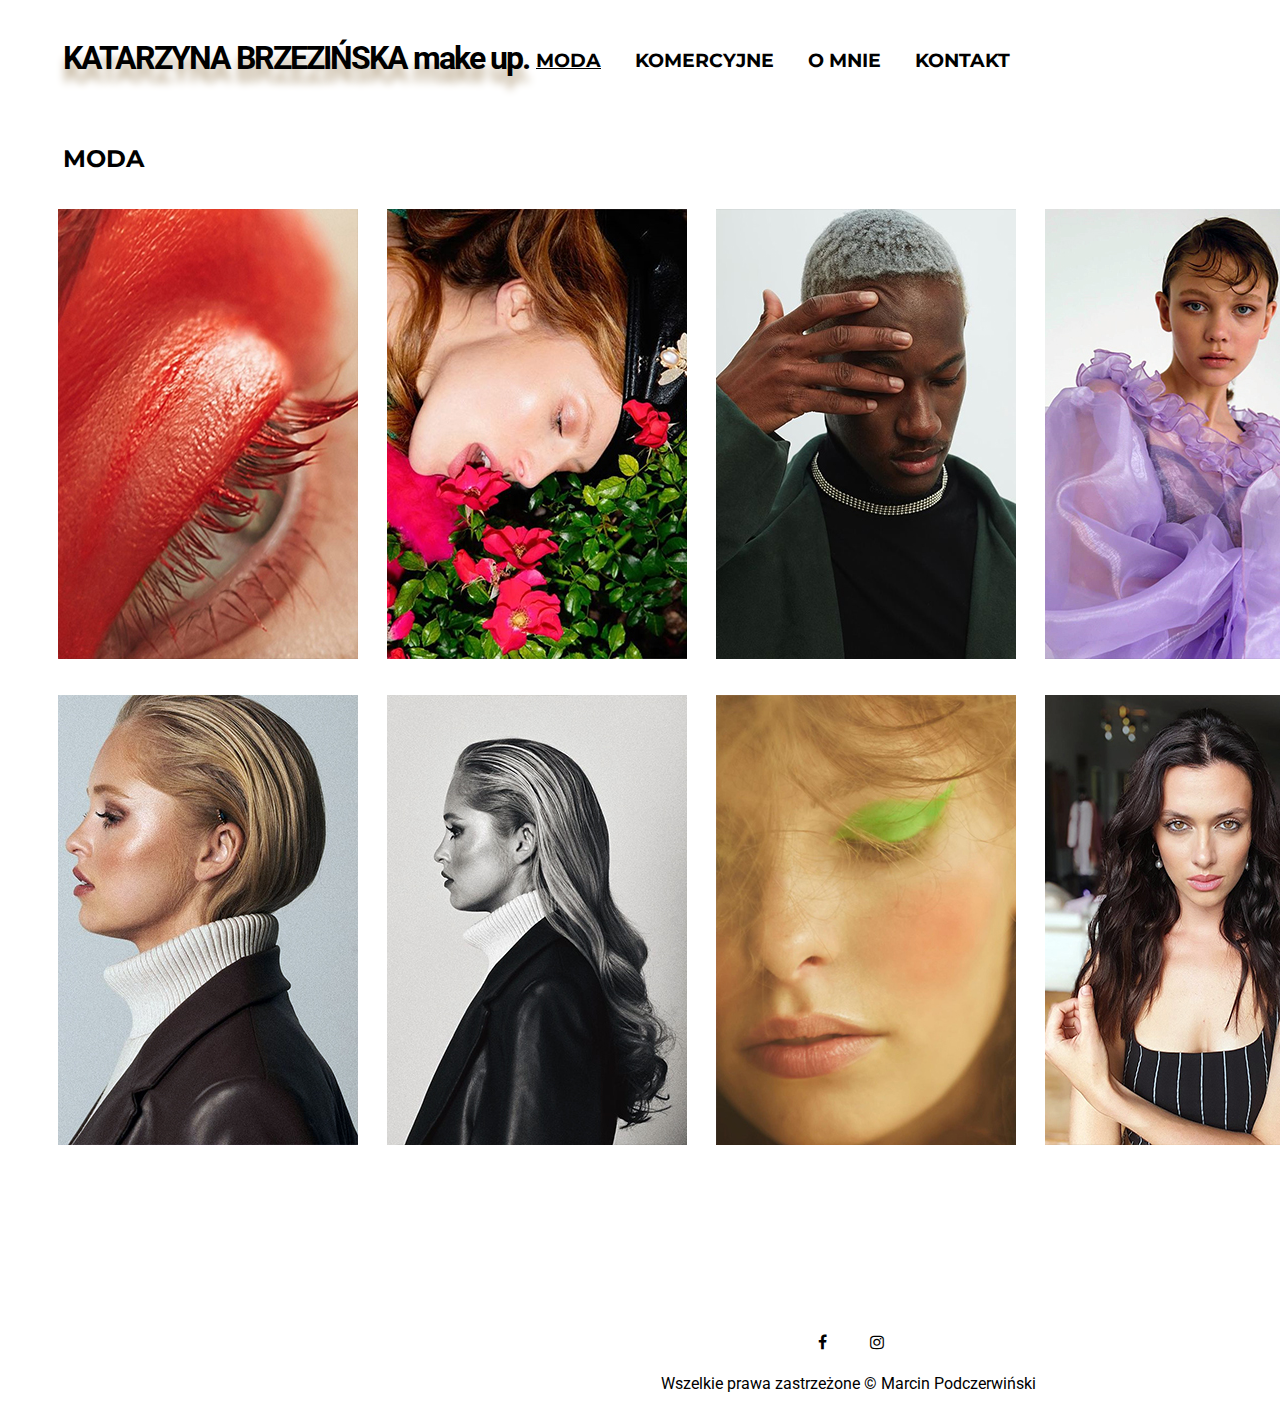
<file: index.html>
<!DOCTYPE html>
  <head>
    <title>Katarzyna Brzezińska Make Up</title>
    <link rel="icon" type="image/x-icon" href="./assets/favicon.ico" />
    <meta charset="utf-8" />
    <meta name="viewport" content="width=device-width, initial-scale=1" />
    <link rel="stylesheet" href="style.css">
    <link rel="preconnect" href="https://fonts.googleapis.com">
    <link rel="preconnect" href="https://fonts.gstatic.com" crossorigin>
    <link href="https://fonts.googleapis.com/css2?family=Montserrat&family=Roboto:wght@300&display=swap" rel="stylesheet"> 
    <link rel="stylesheet" href="https://cdnjs.cloudflare.com/ajax/libs/font-awesome/4.7.0/css/font-awesome.min.css"> 
  </head>

  <body>
  <div class="container">
      <header>
          <h1 class="logo">KATARZYNA BRZEZIŃSKA make up.</h1>
            <div class="menu">
                    <a href="index.html"><h3><u>MODA</u></h3></a>
                   <a href="comm.html"><h3>KOMERCYJNE</h3></a>
                    <a href="about.html"><h3>O MNIE</h3></a>
                    <a href="contact.html"><h3>KONTAKT</h3></a>
                </div>
        </header>

        <div class="content">
            <div class="main-content">
        <section>
            <h2 class="nag">MODA</h2>
            <figure>
                <img src="images/work-1.jpg">
            </figure>
            <figure>
                <img src="images/work-2.jpg">
            </figure>
            <figure>
                <img src="images/work-3.jpg">
            </figure>
            <figure>
                <img src="images/work-4.jpg">
            </figure>
            <figure>
                <img src="images/work-5.jpg">
            </figure>
            <figure>
                <img src="images/work-6.jpg">
            </figure>
            <figure>
                <img src="images/work-7.jpg">
            </figure>
            <figure>
                <img src="images/work-8.jpg">
            </figure>
            <figure>
                <img src="images/work-9.jpg">
            </figure>
            <figure>
                <img src="images/work-10.jpg">
            </figure>
    </section>
</div>

    <div class="sidebar">
        <aside>
            <h2>OSTATNIE</h2>
            <p>Fryzjerstwo to jeden z  najstarszych zawodów świata,
                jednocześnie bardzo pożądany po dziś dzień.
            </p>
        </aside>
    </div>

        </div>
        <footer>
            <a href="https://www.facebook.com/kaabrr" class="fa fa-facebook"></a>
            <a href="http://www.instagram.com/kasiabrzezinskamakeup" class="fa fa-instagram"></a>
            <br>
            <br>
            Wszelkie prawa zastrzeżone &copy Marcin Podczerwiński</footer>
  </body>
</html>
</file>
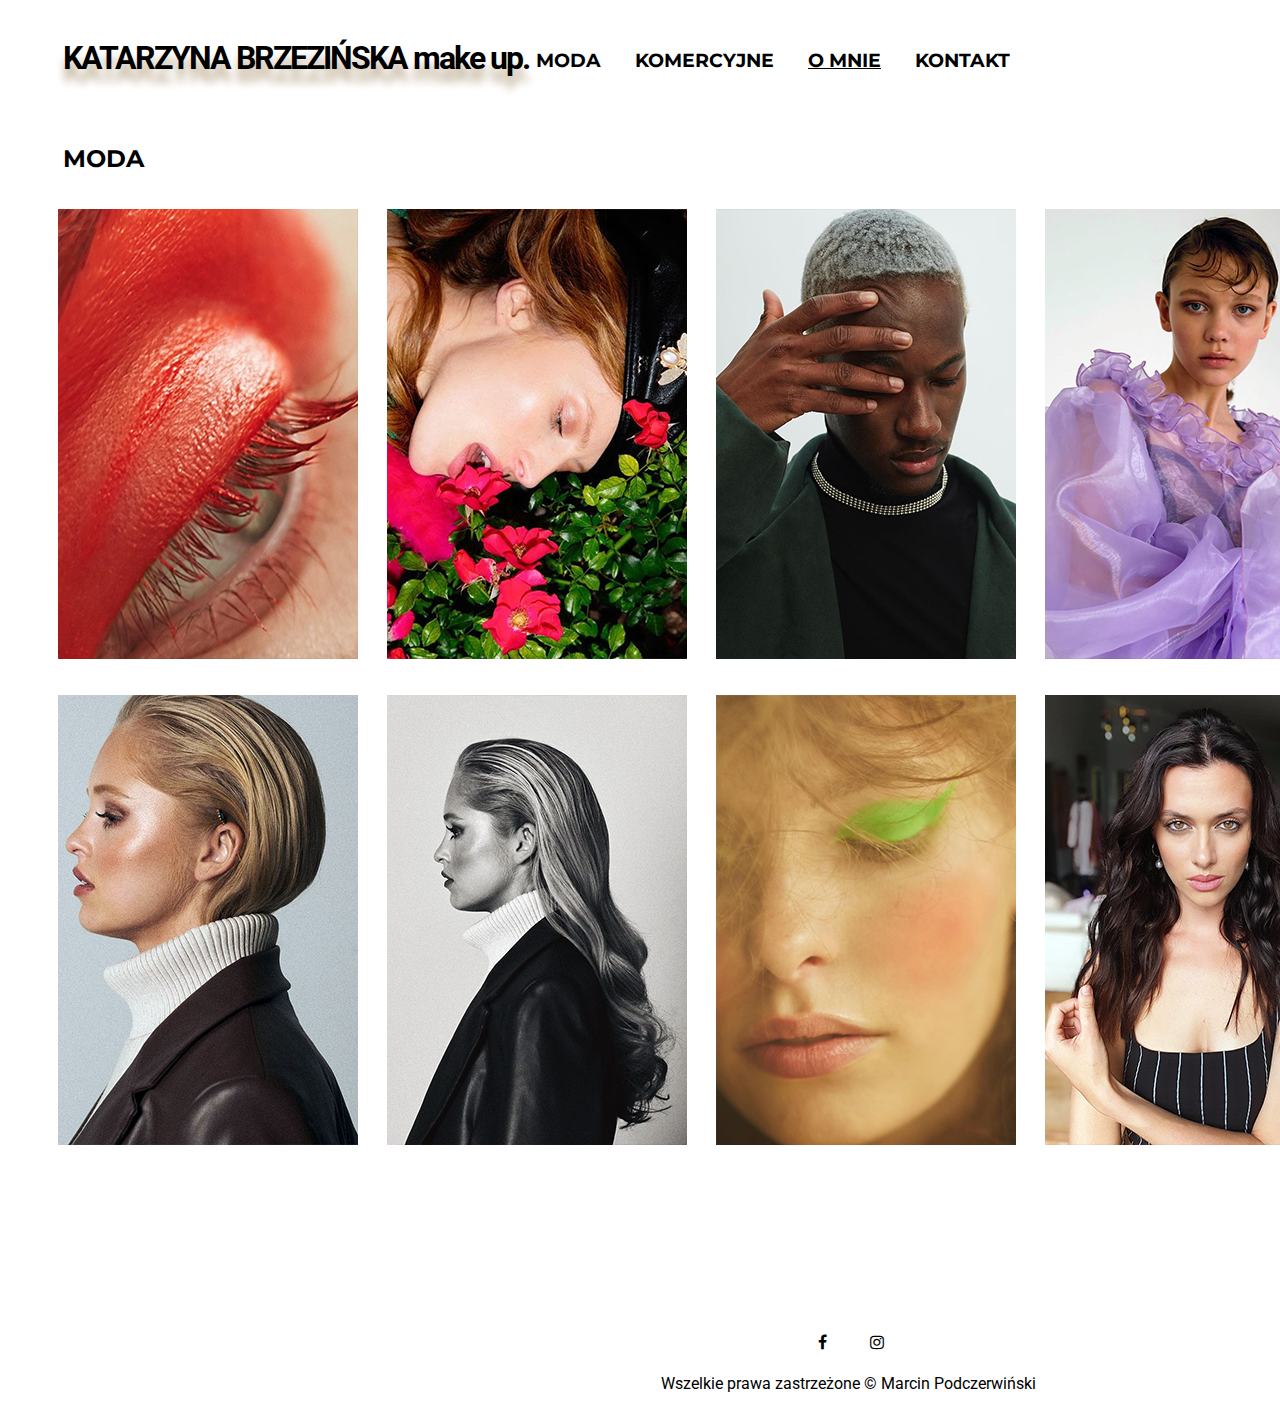
<file: about.html>
<!DOCTYPE html>
  <head>
    <title>Katarzyna Brzezińska Make Up</title>
    <link rel="icon" type="image/x-icon" href="./assets/favicon.ico" />
    <meta charset="utf-8" />
    <meta name="viewport" content="width=device-width, initial-scale=1" />
    <link rel="stylesheet" href="style.css">
    <link rel="preconnect" href="https://fonts.googleapis.com">
    <link rel="preconnect" href="https://fonts.gstatic.com" crossorigin>
    <link href="https://fonts.googleapis.com/css2?family=Montserrat&family=Roboto:wght@300&display=swap" rel="stylesheet"> 
    <link rel="stylesheet" href="https://cdnjs.cloudflare.com/ajax/libs/font-awesome/4.7.0/css/font-awesome.min.css"> 
  </head>

  <body>
  <div class="container">
      <header>
          <h1 class="logo">KATARZYNA BRZEZIŃSKA make up.</h1>
            <div class="menu">
                    <a href="index.html"><h3>MODA</h3></a>
                   <a href="comm.html"><h3>KOMERCYJNE</h3></a>
                    <a href="about.html"><h3><u>O MNIE</u></h3></a>
                    <a href="contact.html"><h3>KONTAKT</h3></a>
                </div>
        </header>

        <div class="content">
            <div class="main-content">
        <section>
            <h2 class="nag">MODA</h2>
            <figure>
                <img src="images/work-1.jpg">
            </figure>
            <figure>
                <img src="images/work-2.jpg">
            </figure>
            <figure>
                <img src="images/work-3.jpg">
            </figure>
            <figure>
                <img src="images/work-4.jpg">
            </figure>
            <figure>
                <img src="images/work-5.jpg">
            </figure>
            <figure>
                <img src="images/work-6.jpg">
            </figure>
            <figure>
                <img src="images/work-7.jpg">
            </figure>
            <figure>
                <img src="images/work-8.jpg">
            </figure>
            <figure>
                <img src="images/work-9.jpg">
            </figure>
            <figure>
                <img src="images/work-10.jpg">
            </figure>
    </section>
</div>

    <div class="sidebar">
        <aside>
            <h2>OSTATNIE</h2>
            <p>Fryzjerstwo to jeden z  najstarszych zawodów świata,
                jednocześnie bardzo pożądany po dziś dzień.
            </p>
        </aside>
    </div>

        </div>
        <footer>
            <a href="https://www.facebook.com/kaabrr" class="fa fa-facebook"></a>
            <a href="http://www.instagram.com/kasiabrzezinskamakeup" class="fa fa-instagram"></a>
            <br>
            <br>
            Wszelkie prawa zastrzeżone &copy Marcin Podczerwiński</footer>
  </body>
</html>
</file>
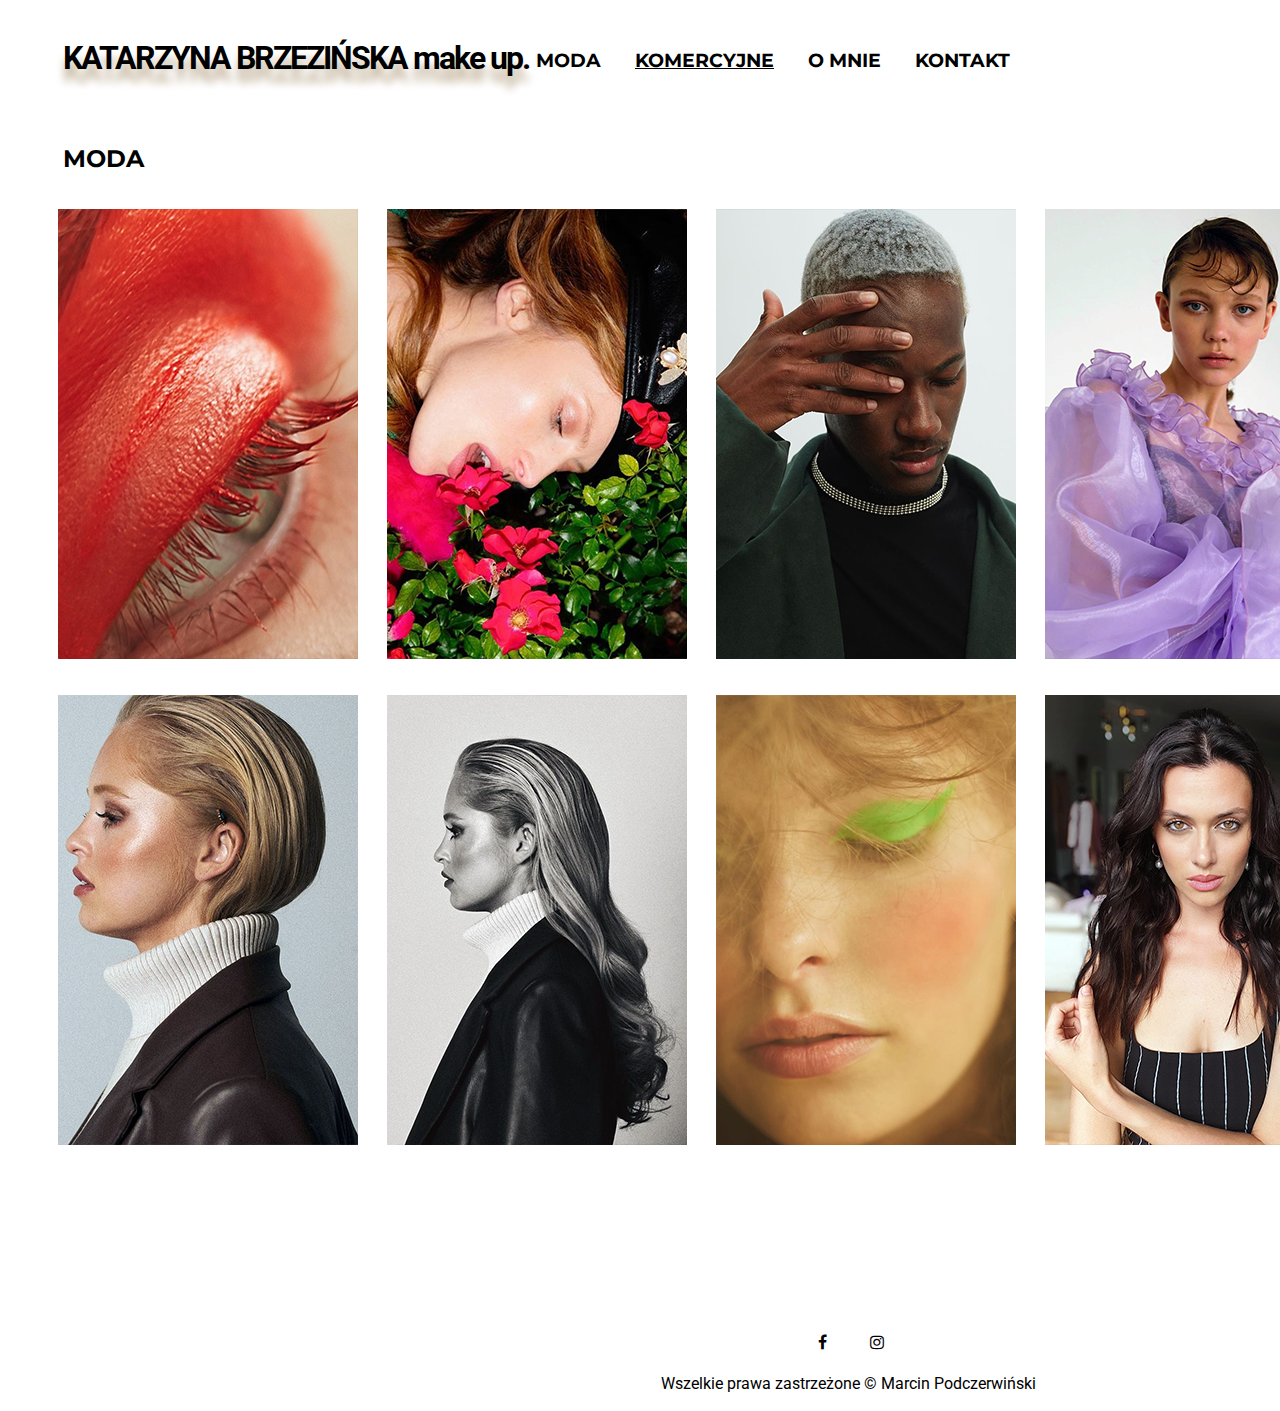
<file: comm.html>
<!DOCTYPE html>
  <head>
    <title>Katarzyna Brzezińska Make Up</title>
    <link rel="icon" type="image/x-icon" href="./assets/favicon.ico" />
    <meta charset="utf-8" />
    <meta name="viewport" content="width=device-width, initial-scale=1" />
    <link rel="stylesheet" href="style.css">
    <link rel="preconnect" href="https://fonts.googleapis.com">
    <link rel="preconnect" href="https://fonts.gstatic.com" crossorigin>
    <link href="https://fonts.googleapis.com/css2?family=Montserrat&family=Roboto:wght@300&display=swap" rel="stylesheet"> 
    <link rel="stylesheet" href="https://cdnjs.cloudflare.com/ajax/libs/font-awesome/4.7.0/css/font-awesome.min.css"> 
  </head>

  <body>
  <div class="container">
      <header>
          <h1 class="logo">KATARZYNA BRZEZIŃSKA make up.</h1>
            <div class="menu">
                    <a href="index.html"><h3>MODA</h3></a>
                   <a href="comm.html"><h3><u>KOMERCYJNE</u></h3></a>
                    <a href="about.html"><h3>O MNIE</h3></a>
                    <a href="contact.html"><h3>KONTAKT</h3></a>
                </div>
        </header>

        <div class="content">
            <div class="main-content">
        <section>
            <h2 class="nag">MODA</h2>
            <figure>
                <img src="images/work-1.jpg">
            </figure>
            <figure>
                <img src="images/work-2.jpg">
            </figure>
            <figure>
                <img src="images/work-3.jpg">
            </figure>
            <figure>
                <img src="images/work-4.jpg">
            </figure>
            <figure>
                <img src="images/work-5.jpg">
            </figure>
            <figure>
                <img src="images/work-6.jpg">
            </figure>
            <figure>
                <img src="images/work-7.jpg">
            </figure>
            <figure>
                <img src="images/work-8.jpg">
            </figure>
            <figure>
                <img src="images/work-9.jpg">
            </figure>
            <figure>
                <img src="images/work-10.jpg">
            </figure>
    </section>
</div>

    <div class="sidebar">
        <aside>
            <h2>OSTATNIE</h2>
            <p>Fryzjerstwo to jeden z  najstarszych zawodów świata,
                jednocześnie bardzo pożądany po dziś dzień.
            </p>
        </aside>
    </div>

        </div>
        <footer>
            <a href="https://www.facebook.com/kaabrr" class="fa fa-facebook"></a>
            <a href="http://www.instagram.com/kasiabrzezinskamakeup" class="fa fa-instagram"></a>
            <br>
            <br>
            Wszelkie prawa zastrzeżone &copy Marcin Podczerwiński</footer>
  </body>
</html>
</file>
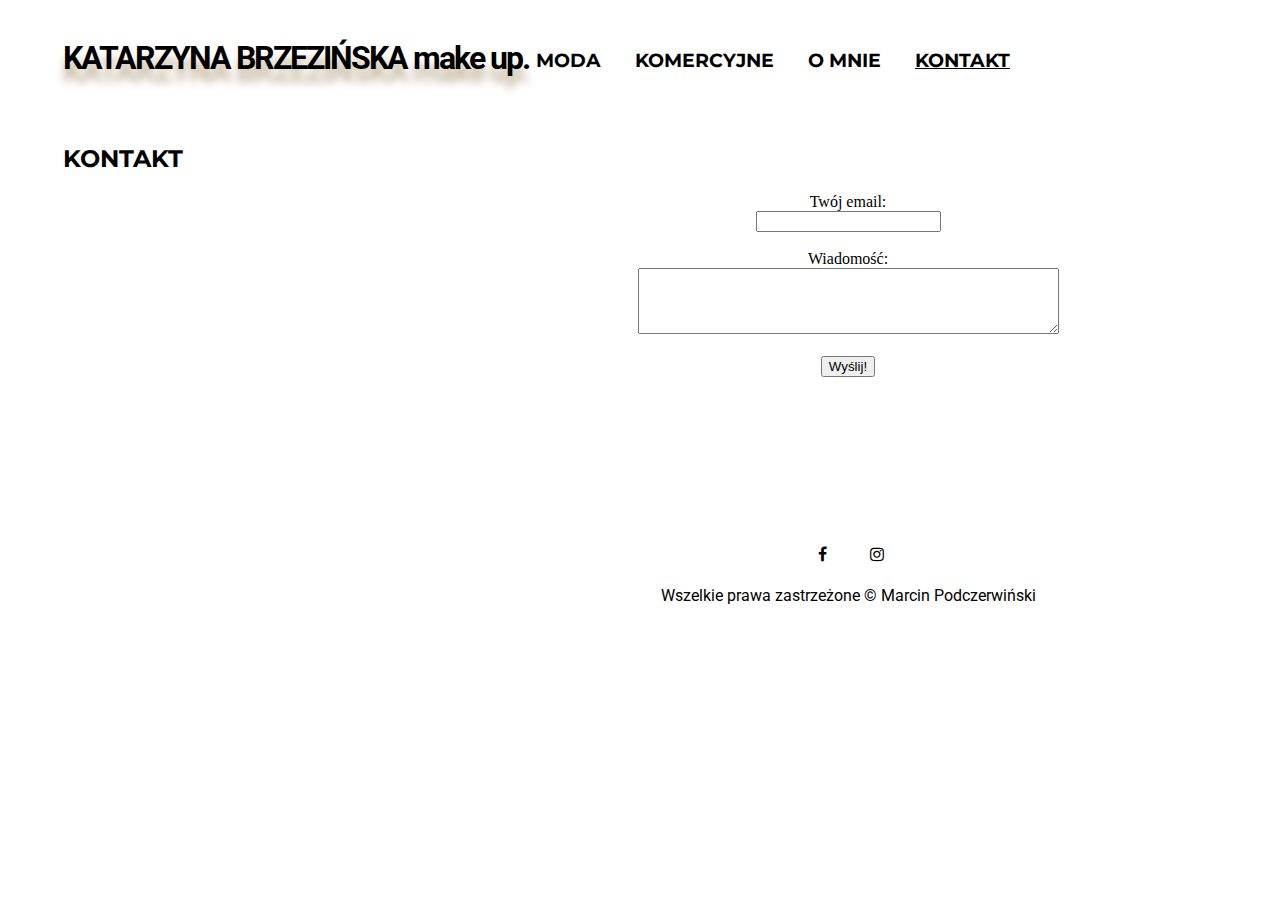
<file: contact.html>
<!DOCTYPE html>
  <head>
    <title>Katarzyna Brzezińska Make Up</title>
    <link rel="icon" type="image/x-icon" href="./assets/favicon.ico" />
    <meta charset="utf-8" />
    <meta name="viewport" content="width=device-width, initial-scale=1" />
    <link rel="stylesheet" href="style.css">
    <link rel="preconnect" href="https://fonts.googleapis.com">
    <link rel="preconnect" href="https://fonts.gstatic.com" crossorigin>
    <link href="https://fonts.googleapis.com/css2?family=Montserrat&family=Roboto:wght@300&display=swap" rel="stylesheet"> 
    <link rel="stylesheet" href="https://cdnjs.cloudflare.com/ajax/libs/font-awesome/4.7.0/css/font-awesome.min.css"> 
  </head>

  <body>
  <div class="container">
      <header>
          <h1 class="logo">KATARZYNA BRZEZIŃSKA make up.</h1>
            <div class="menu">
                    <a href="index.html"><h3>MODA</h3></a>
                   <a href="comm.html"><h3>KOMERCYJNE</h3></a>
                    <a href="about.html"><h3>O MNIE</h3></a>
                    <a href="contact.html"><h3><u>KONTAKT</u></h3></a>
                </div>
        </header>

        <div class="content">
            <div class="main-content">
        <section>
            <h2 class="nag">KONTAKT</h2>
            <center>
            <form>
                <label>Twój email:<br><input type="email"></label><br><br>
                Wiadomość:<bR> <textarea rows="4" cols="50" name="comment" form="usrform"></textarea><br><br>
                <input type="submit" value="Wyślij!">
               </form>

               
    </section>
</div>

    <div class="sidebar">
        <aside>
            <h2>OSTATNIE</h2>
            <p>Fryzjerstwo to jeden z  najstarszych zawodów świata,
                jednocześnie bardzo pożądany po dziś dzień.
            </p>
        </aside>
    </div>

        </div>
        <footer>
            <a href="https://www.facebook.com/kaabrr" class="fa fa-facebook"></a>
            <a href="http://www.instagram.com/kasiabrzezinskamakeup" class="fa fa-instagram"></a>
            <br>
            <br>
            Wszelkie prawa zastrzeżone &copy Marcin Podczerwiński</footer>
  </body>
</html>
</file>
<file: style.css>
body{
    background-color: white;
}

.container{
    width: 1660px;
    margin: auto;
    padding: 0 10px;
}

.main-content{
    width: 100%;
    float: left;

}

.sidebar{
    width: 25%;
    float: left;
    visibility: hidden;
}

.content{
    overflow: auto;
}

.menu{
    position: absolute;
    right: 240px;;
    padding: 15px;
    top: 15px;
    display: inline-block;
}

side, footer{
    display: block;
}

header, footer, aside{
    padding: 10px;
}

header{
    margin-bottom: 15px;
    font-family: 'Roboto', sans-serif;
}

footer{
    margin-top: 15px;
    text-align: center;
    margin-left: auto;
    margin-right: auto;
    font-family: 'Roboto', sans-serif;
}

a{
    font-family: 'Montserrat', sans-serif;
    color: black;
    display: inline-block;
    margin-left: 15px;
    margin-right: 15px;
}

a:link{
    color: black;
    text-decoration: none;
}

a:visited{
    color: black;
    text-decoration: none;
}

a:hover{
    color: gray;
    transition: 0.5s;
    text-decoration: none;

}

a:active{
    color: black;
    text-decoration: none;
}

figure{
    float: left;
    padding: 0px;
    width: 15%;
}

img{
    
    transition: transform 250ms;
    height: 450px;
    width: 300px;
}

img:hover{
    transform: translateY(-10px);
    opacity: 0.5;
    transition-duration: 100ms;
}

.nag{
    padding-left: 45px;
    font-family: 'Montserrat', sans-serif;

}

.logo{
    padding-left: 35px;
    text-shadow: 0 13.36px 8.896px #c4b59d,0 -2px 1px #fff;
   letter-spacing: -2px;
}

.fa{
    padding: 5px;
    font-size: 10px;
    width: 8px;
    text-align: center;
    text-decoration: none;
}

.fa:hover{
    opacity: 0.7;
}
</file>
